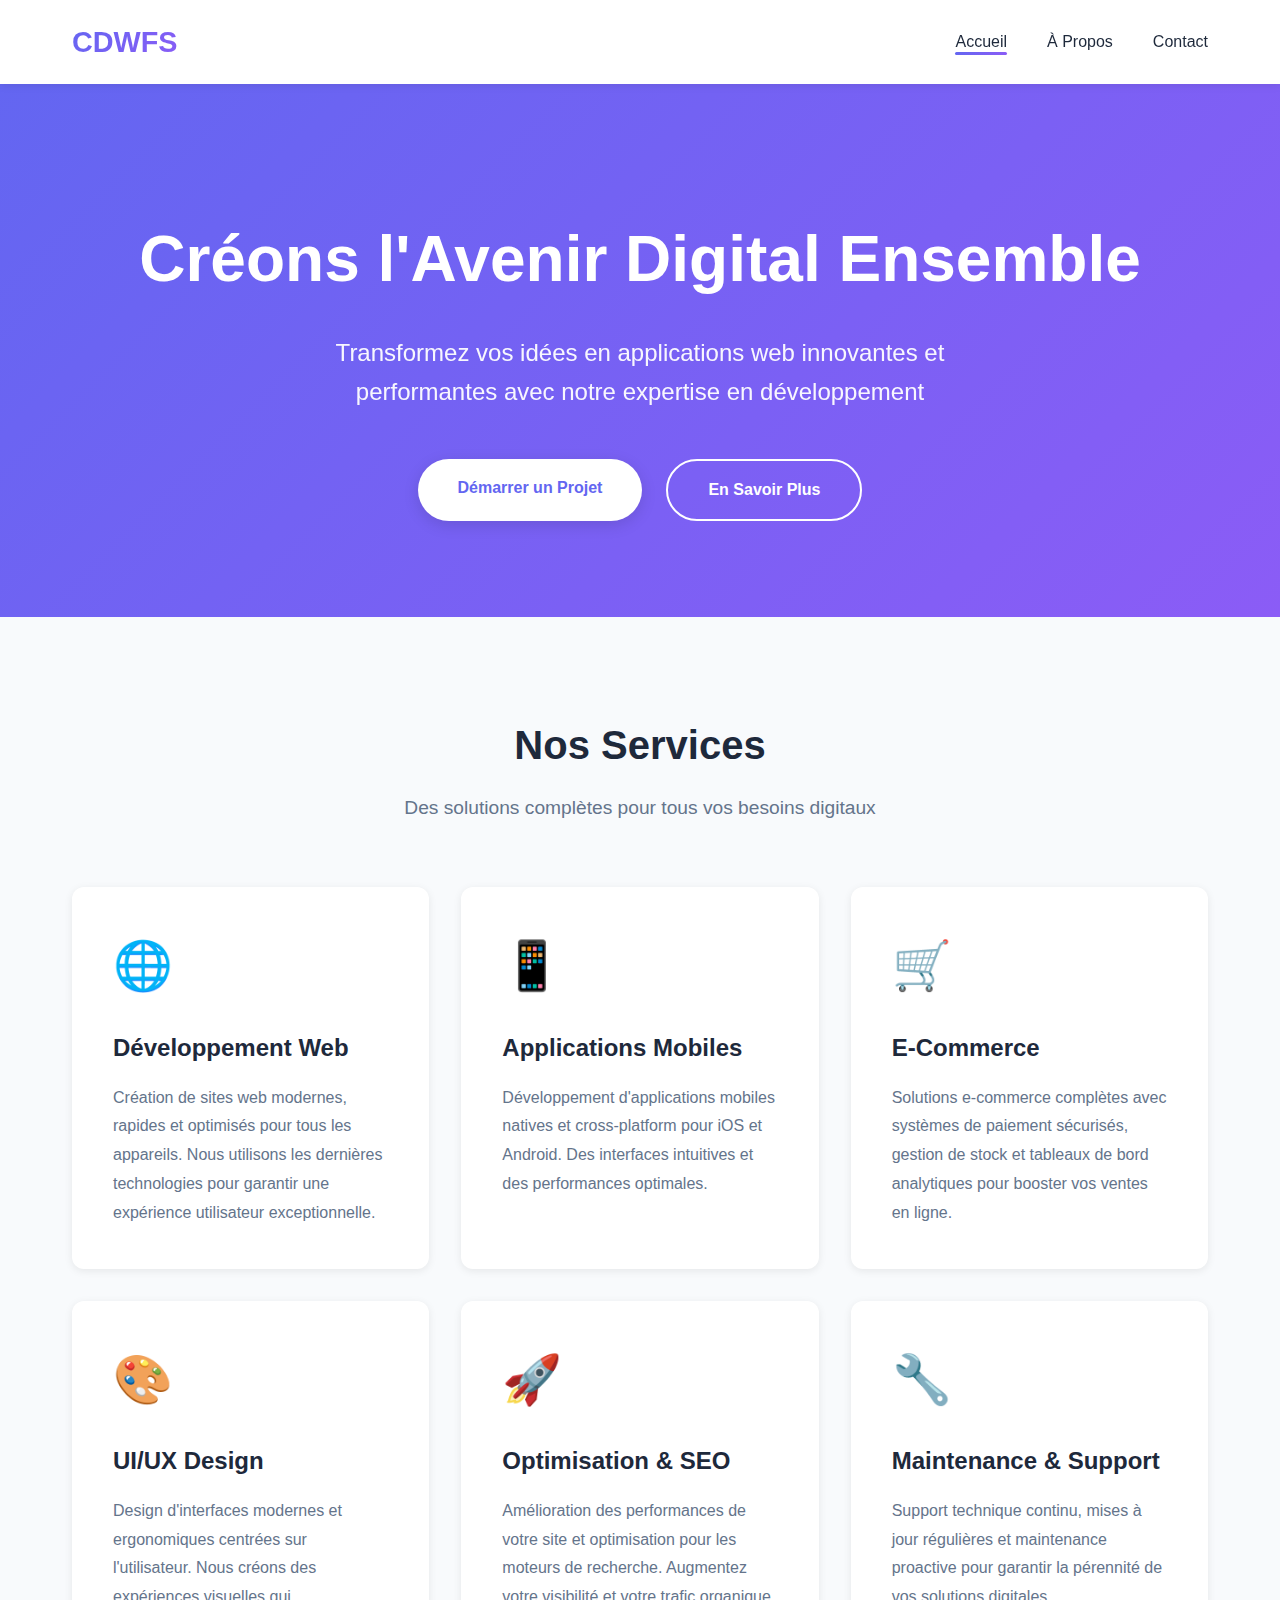
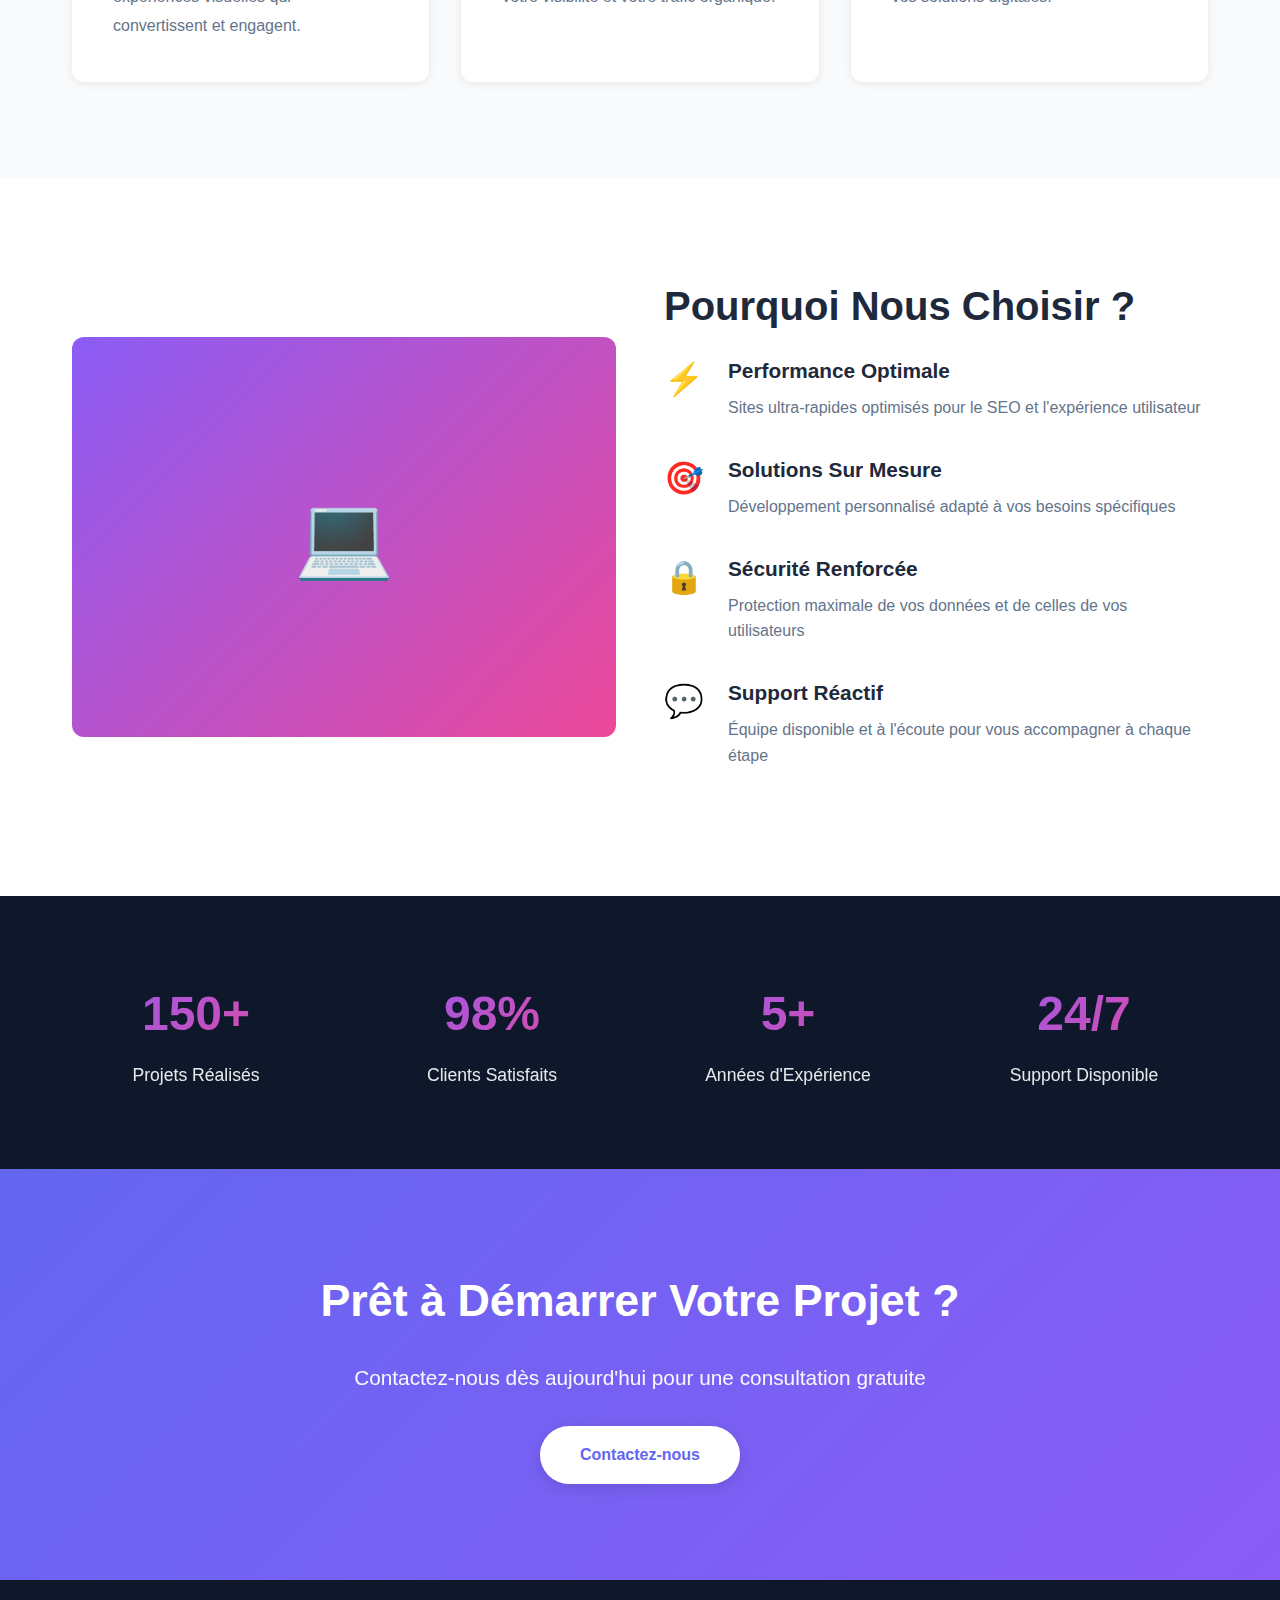
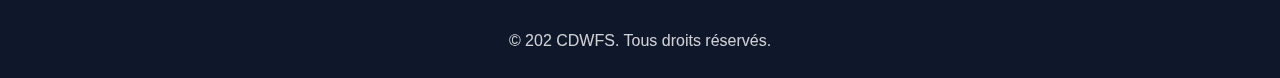
<file: index.html>
<!DOCTYPE html>
<html lang="en">
<head>
    <meta charset="UTF-8">
    <meta name="viewport" content="width=device-width, initial-scale=1.0">
    <link rel="stylesheet" href="common-style.css">
    <link rel="stylesheet" href="./style/home.css">
    <title>CDWFS App</title>
</head>
<body>
    <nav>
        <div class="container">
            <div class="logo">CDWFS</div>
            <ul>
                <li><a href="/" class="nav-link active" data-page="home">Accueil</a></li>
                <li><a href="/pages/about.html" class="nav-link" data-page="about">À Propos</a></li>
                <li><a href="/pages/contact.html" class="nav-link" data-page="contact">Contact</a></li>
            </ul>
        </div>
    </nav>
    <div id="home" class="page active">
        <div class="page-container">
            <section class="hero">
                <div class="container">
                    <h1>Créons l'Avenir Digital Ensemble</h1>
                    <p>Transformez vos idées en applications web innovantes et performantes avec notre expertise en développement</p>
                    <div class="cta-buttons">
                        <a href="#" class="btn btn-primary nav-link" data-page="contact">Démarrer un Projet</a>
                        <a href="#" class="btn btn-secondary nav-link" data-page="about">En Savoir Plus</a>
                    </div>
                </div>
            </section>

            <section class="services-section">
                <div class="container">
                    <h2 class="section-title">Nos Services</h2>
                    <p class="section-subtitle">Des solutions complètes pour tous vos besoins digitaux</p>
                    
                    <div class="services-grid">
                        <div class="service-card">
                            <div class="service-icon">🌐</div>
                            <h3>Développement Web</h3>
                            <p>Création de sites web modernes, rapides et optimisés pour tous les appareils. Nous utilisons les dernières technologies pour garantir une expérience utilisateur exceptionnelle.</p>
                        </div>
                        
                        <div class="service-card">
                            <div class="service-icon">📱</div>
                            <h3>Applications Mobiles</h3>
                            <p>Développement d'applications mobiles natives et cross-platform pour iOS et Android. Des interfaces intuitives et des performances optimales.</p>
                        </div>
                        
                        <div class="service-card">
                            <div class="service-icon">🛒</div>
                            <h3>E-Commerce</h3>
                            <p>Solutions e-commerce complètes avec systèmes de paiement sécurisés, gestion de stock et tableaux de bord analytiques pour booster vos ventes en ligne.</p>
                        </div>
                        
                        <div class="service-card">
                            <div class="service-icon">🎨</div>
                            <h3>UI/UX Design</h3>
                            <p>Design d'interfaces modernes et ergonomiques centrées sur l'utilisateur. Nous créons des expériences visuelles qui convertissent et engagent.</p>
                        </div>
                        
                        <div class="service-card">
                            <div class="service-icon">🚀</div>
                            <h3>Optimisation & SEO</h3>
                            <p>Amélioration des performances de votre site et optimisation pour les moteurs de recherche. Augmentez votre visibilité et votre trafic organique.</p>
                        </div>
                        
                        <div class="service-card">
                            <div class="service-icon">🔧</div>
                            <h3>Maintenance & Support</h3>
                            <p>Support technique continu, mises à jour régulières et maintenance proactive pour garantir la pérennité de vos solutions digitales.</p>
                        </div>
                    </div>
                </div>
            </section>

            <section class="features-section">
                <div class="container">
                    <div class="features-grid">
                        <div class="feature-image">💻</div>
                        <div>
                            <h2 class="section-title" style="text-align: left;">Pourquoi Nous Choisir ?</h2>
                            <ul class="features-list">
                                <li class="feature-item">
                                    <div class="feature-icon">⚡</div>
                                    <div>
                                        <h4>Performance Optimale</h4>
                                        <p>Sites ultra-rapides optimisés pour le SEO et l'expérience utilisateur</p>
                                    </div>
                                </li>
                                <li class="feature-item">
                                    <div class="feature-icon">🎯</div>
                                    <div>
                                        <h4>Solutions Sur Mesure</h4>
                                        <p>Développement personnalisé adapté à vos besoins spécifiques</p>
                                    </div>
                                </li>
                                <li class="feature-item">
                                    <div class="feature-icon">🔒</div>
                                    <div>
                                        <h4>Sécurité Renforcée</h4>
                                        <p>Protection maximale de vos données et de celles de vos utilisateurs</p>
                                    </div>
                                </li>
                                <li class="feature-item">
                                    <div class="feature-icon">💬</div>
                                    <div>
                                        <h4>Support Réactif</h4>
                                        <p>Équipe disponible et à l'écoute pour vous accompagner à chaque étape</p>
                                    </div>
                                </li>
                            </ul>
                        </div>
                    </div>
                </div>
            </section>

            <section class="stats-section">
                <div class="container">
                    <div class="stats-grid">
                        <div class="stat-item">
                            <h3>150+</h3>
                            <p>Projets Réalisés</p>
                        </div>
                        <div class="stat-item">
                            <h3>98%</h3>
                            <p>Clients Satisfaits</p>
                        </div>
                        <div class="stat-item">
                            <h3>5+</h3>
                            <p>Années d'Expérience</p>
                        </div>
                        <div class="stat-item">
                            <h3>24/7</h3>
                            <p>Support Disponible</p>
                        </div>
                    </div>
                </div>
            </section>

            <section class="cta-section">
                <div class="container">
                    <h2>Prêt à Démarrer Votre Projet ?</h2>
                    <p>Contactez-nous dès aujourd'hui pour une consultation gratuite</p>
                    <a href="./pages/contact.html" class="btn btn-primary nav-link" data-page="contact">Contactez-nous</a>
                </div>
            </section>
        </div>
    </div>
    <footer>
        <p>&copy; 202 CDWFS. Tous droits réservés.</p>
    </footer>
</body>
</html>
</file>
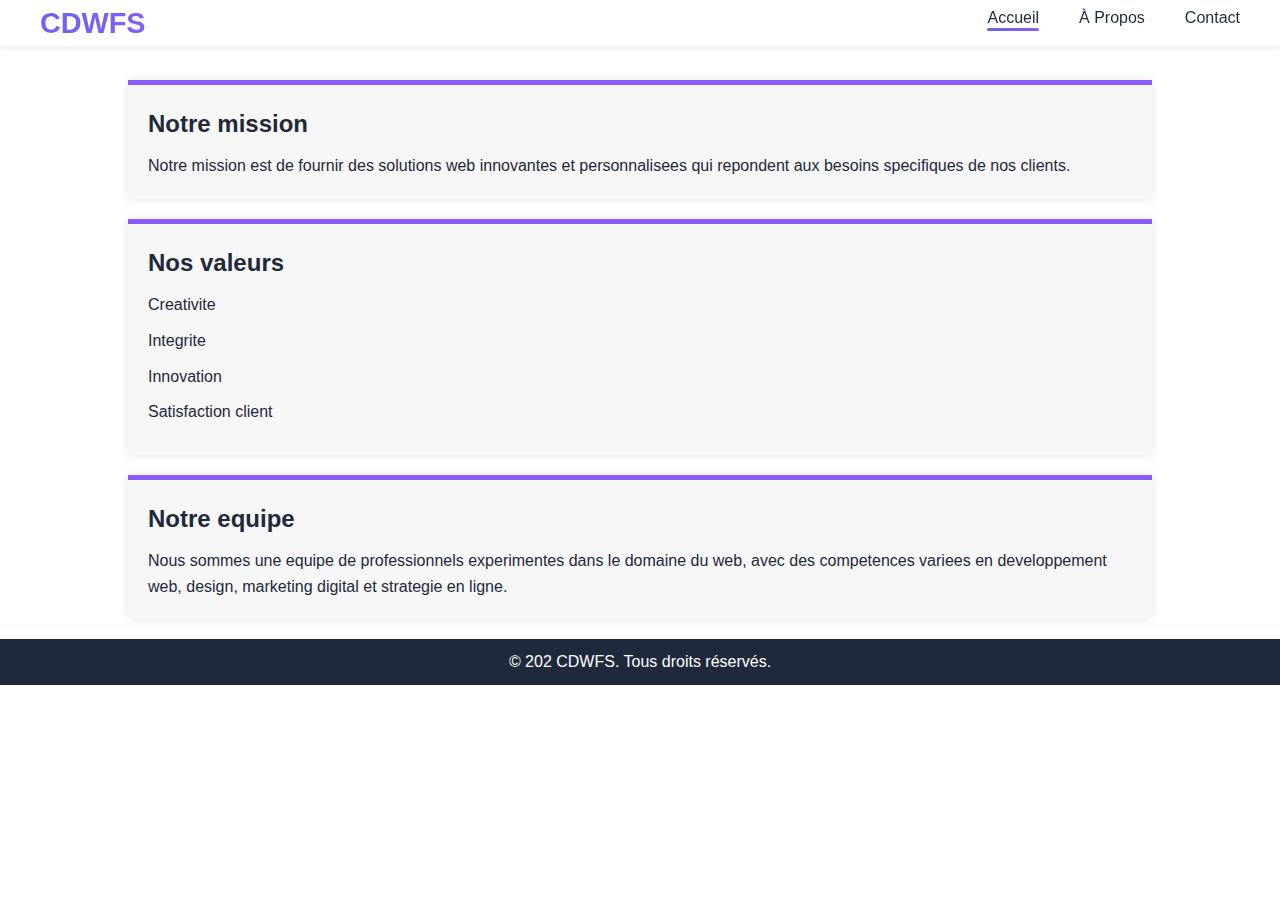
<file: pages/about.html>
<!DOCTYPE html>
<html lang="en">
  <head>
    <meta charset="UTF-8" />
    <meta name="viewport" content="width=device-width, initial-scale=1.0" />
    <!-- <link rel="stylesheet" href="../common-style.css"> -->
    <link rel="stylesheet" href="../style/about.css" />
    <title>A propos</title>
  </head>
  <body>
    
    <nav>
      <div class="container">
        <div class="logo">CDWFS</div>
        <ul>
          <li>
            <a href="/" class="nav-link active" data-page="home">Accueil</a>
          </li>
          <li>
            <a href="/pages/about.html" class="nav-link" data-page="about"
              >À Propos</a
            >
          </li>
          <li>
            <a href="/pages/contact.html" class="nav-link" data-page="contact"
              >Contact</a
            >
          </li>
        </ul>
      </div>
    </nav>

    <main>
      <section class="mission">
        <h2>Notre mission</h2>
        <p>
          Notre mission est de fournir des solutions web innovantes et
          personnalisees qui repondent aux besoins specifiques de nos clients.
        </p>
      </section>
      <section class="valeurs">
        <h2>Nos valeurs</h2>
        <ul>
          <li>Creativite</li>
          <li>Integrite</li>
          <li>Innovation</li>
          <li>Satisfaction client</li>
        </ul>
      </section>
      <section class="equipe">
        <h2>Notre equipe</h2>
        <p>
          Nous sommes une equipe de professionnels experimentes dans le domaine
          du web, avec des competences variees en developpement web, design,
          marketing digital et strategie en ligne.
        </p>

        
      </section>
    </main>

    <footer>
      <p>&copy; 202 CDWFS. Tous droits réservés.</p>
    </footer>
  </body>
</html>
</file>
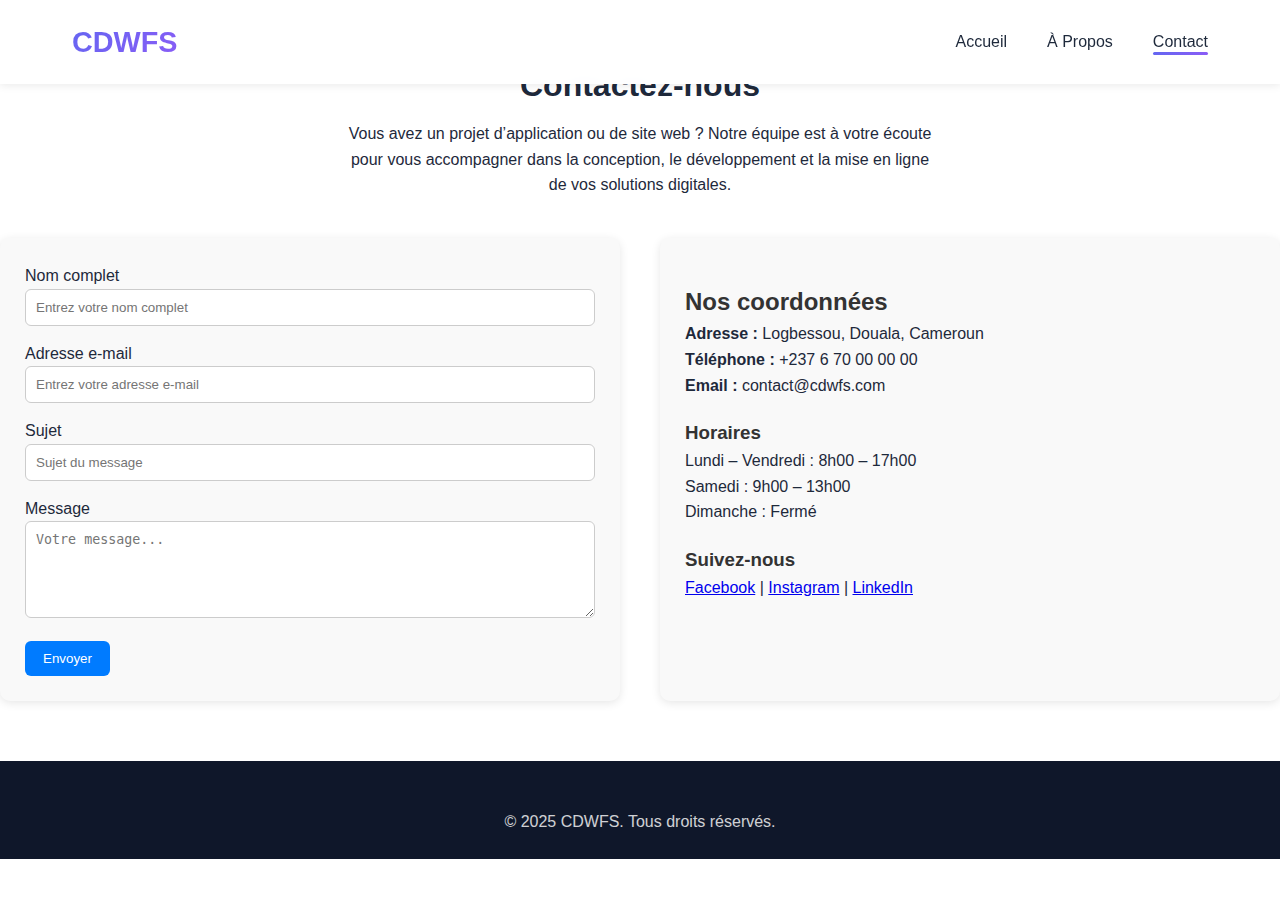
<file: pages/contact.html>
<!DOCTYPE html>
<html lang="fr">
<head>
    <meta charset="UTF-8">
    <meta name="viewport" content="width=device-width, initial-scale=1.0">
    <title>Contact | CDWFS</title>
    <link rel="stylesheet" href="../common-style.css">
    <link rel="stylesheet" href="../styles/contact.css">
</head>
<body>
    <!-- Barre de navigation -->
    <nav>
        <div class="container">
            <div class="logo">CDWFS</div>
            <ul>
                <li><a href="/" class="nav-link" data-page="home">Accueil</a></li>
                <li><a href="/pages/about.html" class="nav-link" data-page="about">À Propos</a></li>
                <li><a href="/pages/contact.html" class="nav-link active" data-page="contact">Contact</a></li>
            </ul>
        </div>
    </nav>

    <!-- Section Contact -->
    <section class="contact-section container">
        <h1>Contactez-nous</h1>
        <p class="intro">
            Vous avez un projet d’application ou de site web ? Notre équipe est à votre écoute pour vous accompagner dans la conception, 
            le développement et la mise en ligne de vos solutions digitales.
        </p>

        <div class="contact-content">
            <!-- Formulaire -->
            <form class="contact-form">
                <div class="form-group">
                    <label for="name">Nom complet</label>
                    <input type="text" id="name" name="name" placeholder="Entrez votre nom complet" required>
                </div>
                <div class="form-group">
                    <label for="email">Adresse e-mail</label>
                    <input type="email" id="email" name="email" placeholder="Entrez votre adresse e-mail" required>
                </div>
                <div class="form-group">
                    <label for="subject">Sujet</label>
                    <input type="text" id="subject" name="subject" placeholder="Sujet du message">
                </div>
                <div class="form-group">
                    <label for="message">Message</label>
                    <textarea id="message" name="message" rows="5" placeholder="Votre message..." required></textarea>
                </div>
                <button type="submit" class="btn">Envoyer</button>
            </form>

            <!-- Informations de contact -->
            <div class="contact-info">
                <h2>Nos coordonnées</h2>
                <p><strong>Adresse :</strong> Logbessou, Douala, Cameroun</p>
                <p><strong>Téléphone :</strong> +237 6 70 00 00 00</p>
                <p><strong>Email :</strong> contact@cdwfs.com</p>

                <h3>Horaires</h3>
                <p>Lundi – Vendredi : 8h00 – 17h00<br>
                Samedi : 9h00 – 13h00<br>
                Dimanche : Fermé</p>

                <h3>Suivez-nous</h3>
                <div class="social-links">
                    <a href="#">Facebook</a> |
                    <a href="#">Instagram</a> |
                    <a href="#">LinkedIn</a>
                </div>
            </div>
        </div>

        
    </section>

    <!-- Pied de page -->
    <footer>
        <p>&copy; 2025 CDWFS. Tous droits réservés.</p>
    </footer>
</body>
</html>
</file>
<file: common-style.css>
:root {
    --primary-color: #6366f1;
    --secondary-color: #8b5cf6;
    --accent-color: #ec4899;
    --dark-bg: #0f172a;
    --light-bg: #f8fafc;
    --text-dark: #1e293b;
    --text-light: #64748b;
    --white: #ffffff;
    --gradient-primary: linear-gradient(135deg, var(--primary-color) 0%, var(--secondary-color) 100%);
    --gradient-accent: linear-gradient(135deg, var(--secondary-color) 0%, var(--accent-color) 100%);
    --shadow-sm: 0 2px 8px rgba(0, 0, 0, 0.08);
    --shadow-md: 0 4px 16px rgba(0, 0, 0, 0.12);
    --shadow-lg: 0 8px 32px rgba(0, 0, 0, 0.16);
    --border-radius: 12px;
    --transition: all 0.3s ease;
}

* {
    margin: 0;
    padding: 0;
    box-sizing: border-box;
}

body {
    font-family: 'Segoe UI', Tahoma, Geneva, Verdana, sans-serif;
    line-height: 1.6;
    color: var(--text-dark);
    background: var(--white);
}

nav {
    position: fixed;
    width: 100%;
    background: rgba(255, 255, 255, 0.98);
    -webkit-backdrop-filter: blur(12px);
    backdrop-filter: blur(12px);
    box-shadow: var(--shadow-sm);
    z-index: 1000;
    padding: 1.2rem 0;
}

nav .container {
    max-width: 1200px;
    margin: 0 auto;
    display: flex;
    justify-content: space-between;
    align-items: center;
    padding: 0 2rem;
}

.logo {
    font-size: 1.8rem;
    font-weight: 700;
    background: var(--gradient-primary);
    -webkit-background-clip: text;
    -webkit-text-fill-color: transparent;
    background-clip: text;
}

nav ul {
    list-style: none;
    display: flex;
    gap: 2.5rem;
}

nav a {
    text-decoration: none;
    color: var(--text-dark);
    font-weight: 500;
    transition: var(--transition);
    position: relative;
}

nav a::after {
    content: '';
    position: absolute;
    bottom: -5px;
    left: 0;
    width: 0;
    height: 3px;
    background: var(--gradient-primary);
    transition: width 0.3s ease;
    border-radius: 2px;
}

nav a:hover::after,
nav a.active::after {
    width: 100%;
}

footer {
    background: var(--dark-bg);
    color: var(--white);
    padding: 3rem 0 1.5rem;
    text-align: center;
}

footer p {
    opacity: 0.8;
}

@media (max-width: 768px) {
    .hero h1 {
        font-size: 2.5rem;
    }

    .hero p {
        font-size: 1.2rem;
    }

    nav ul {
        gap: 1.5rem;
    }
}
</file>
<file: style/home.css>
@import url("../common-style.css");

 .page-container {
    padding-top: 80px;
    min-height: 10vh;
}

.container {
    max-width: 1200px;
    margin: 0 auto;
    padding: 0 2rem;
}

.hero {
    background: var(--gradient-primary);
    color: var(--white);
    padding: 8rem 0 6rem;
    text-align: center;
}

.hero h1 {
    font-size: 4rem;
    margin-bottom: 1.5rem;
    animation: fadeInUp 0.8s ease;
}

.hero p {
    font-size: 1.5rem;
    margin-bottom: 3rem;
    opacity: 0.95;
    max-width: 700px;
    margin-left: auto;
    margin-right: auto;
    animation: fadeInUp 0.8s ease 0.2s backwards;
}

.cta-buttons {
    display: flex;
    gap: 1.5rem;
    justify-content: center;
    flex-wrap: wrap;
    animation: fadeInUp 0.8s ease 0.4s backwards;
}

.btn {
    padding: 1rem 2.5rem;
    border-radius: 50px;
    text-decoration: none;
    font-weight: 600;
    transition: var(--transition);
    display: inline-block;
}

.btn-primary {
    background: var(--white);
    color: var(--primary-color);
    box-shadow: var(--shadow-md);
}

.btn-primary:hover {
    transform: translateY(-3px);
    box-shadow: var(--shadow-lg);
}

.btn-secondary {
    background: transparent;
    color: var(--white);
    border: 2px solid var(--white);
}

.btn-secondary:hover {
    background: var(--white);
    color: var(--primary-color);
}


.services-section {
    padding: 6rem 0;
    background: var(--light-bg);
}

.section-title {
    text-align: center;
    font-size: 2.5rem;
    margin-bottom: 1rem;
    color: var(--text-dark);
}

.section-subtitle {
    text-align: center;
    font-size: 1.2rem;
    color: var(--text-light);
    margin-bottom: 4rem;
    max-width: 600px;
    margin-left: auto;
    margin-right: auto;
}

.services-grid {
    display: grid;
    grid-template-columns: repeat(auto-fit, minmax(300px, 1fr));
    gap: 2rem;
}

.service-card {
    background: var(--white);
    padding: 2.5rem;
    border-radius: var(--border-radius);
    box-shadow: var(--shadow-sm);
    transition: var(--transition);
    border: 1px solid transparent;
}

.service-card:hover {
    transform: translateY(-8px);
    box-shadow: var(--shadow-lg);
    border-color: var(--primary-color);
}

.service-icon {
    font-size: 3rem;
    margin-bottom: 1.5rem;
}

.service-card h3 {
    font-size: 1.5rem;
    margin-bottom: 1rem;
    color: var(--text-dark);
}

.service-card p {
    color: var(--text-light);
    line-height: 1.8;
}

.features-section {
    padding: 6rem 0;
}

.features-grid {
    display: grid;
    grid-template-columns: repeat(2, 1fr);
    gap: 3rem;
    align-items: center;
}

.feature-image {
    background: var(--gradient-accent);
    height: 400px;
    border-radius: var(--border-radius);
    display: flex;
    align-items: center;
    justify-content: center;
    font-size: 5rem;
    color: var(--white);
}

.features-list {
    list-style: none;
}

.feature-item {
    display: flex;
    gap: 1.5rem;
    margin-bottom: 2rem;
    align-items: flex-start;
}

.feature-icon {
    font-size: 2rem;
    flex-shrink: 0;
}

.feature-item h4 {
    font-size: 1.3rem;
    margin-bottom: 0.5rem;
    color: var(--text-dark);
}

.feature-item p {
    color: var(--text-light);
}

.stats-section {
    padding: 5rem 0;
    background: var(--dark-bg);
    color: var(--white);
}

.stats-grid {
    display: grid;
    grid-template-columns: repeat(auto-fit, minmax(200px, 1fr));
    gap: 3rem;
    text-align: center;
}

.stat-item h3 {
    font-size: 3rem;
    margin-bottom: 0.5rem;
    background: var(--gradient-accent);
    -webkit-background-clip: text;
    -webkit-text-fill-color: transparent;
    background-clip: text;
}

.stat-item p {
    font-size: 1.1rem;
    opacity: 0.9;
}

.cta-section {
    padding: 6rem 0;
    background: var(--gradient-primary);
    color: var(--white);
    text-align: center;
}

.cta-section h2 {
    font-size: 2.8rem;
    margin-bottom: 1.5rem;
}

.cta-section p {
    font-size: 1.3rem;
    margin-bottom: 2rem;
    opacity: 0.95;
}
</file>
<file: style/about.css>
/* @import url(../common-style.css); */

:root {
    --primary-color: #6366f1;
    --secondary-color: #8b5cf6;
    --accent-color: #ec4899;
    --dark-bg: #0f172a;
    --light-bg: #f8fafc;
    --text-dark: #1e293b;
    --text-light: #64748b;
    --white: #ffffff;
    --gradient-primary: linear-gradient(135deg, var(--primary-color) 0%, var(--secondary-color) 100%);
    --gradient-accent: linear-gradient(135deg, var(--secondary-color) 0%, var(--accent-color) 100%);
    --shadow-sm: 0 2px 8px rgba(0, 0, 0, 0.08);
    --shadow-md: 0 4px 16px rgba(0, 0, 0, 0.12);
    --shadow-lg: 0 8px 32px rgba(0, 0, 0, 0.16);
    --border-radius: 12px;
    --transition: all 0.3s ease;
}

* {
    margin: 0;
    padding: 0;
    box-sizing: border-box;
}

body {
    font-family: 'Segoe UI', Tahoma, Geneva, Verdana, sans-serif;
    line-height: 1.6;
    color: var(--text-dark);
    background: var(--white);
}

nav {
    position: fixed;
    width: 100%;
    background: rgba(255, 255, 255, 0.98);
    -webkit-backdrop-filter: blur(12px);
    backdrop-filter: blur(12px);
    box-shadow: var(--shadow-sm);
    z-index: 1000;
    /* padding-bottom: 20px; */
    /* margin-bottom: 80px; */
}

nav .container {
    max-width: 1200px;
    margin: 0 auto;
    display: flex;
    justify-content: space-between;
    align-items: center;
    /* padding-top : 20px ; */
}

.logo {
    font-size: 1.8rem;
    font-weight: 700;
    background: var(--gradient-primary);
    -webkit-background-clip: text;
    -webkit-text-fill-color: transparent;
    background-clip: text;
}

nav ul {
    list-style: none;
    display: flex;
    gap: 2.5rem;
}

nav a {
    text-decoration: none;
    color: var(--text-dark);
    font-weight: 500;
    transition: var(--transition);
    position: relative;
}

nav a::after {
    content: '';
    position: absolute;
    bottom: -5px;
    left: 0;
    width: 0;
    height: 3px;
    background: var(--gradient-primary);
    transition: width 0.3s ease;
    border-radius: 2px;
}

nav a:hover::after,
nav a.active::after {
    width: 100%;
}


main {
    display: flex;
    flex-direction: column;
    align-items: center;
    padding-top: 80px;
  
}

section {
    background-color: #f7f7f7;
    padding: 20px;
    margin-bottom: 20px;
    box-shadow: 0 0 10px rgba(0, 0, 0, 0.1);
    width: 80%;
}

.mission {
    border-top: 5px solid var(--secondary-color);
}

.valeurs {
    border-top: 5px solid var(--secondary-color);
}

.equipe {
    border-top: 5px solid var(--secondary-color);
}
.equipe .contact{
    display: flex;
    gap: 20px;
    align-items: center ;
}
.equipe .contact a{
    text-decoration: none;
}

h2 {
    font-size: 24px;
    margin-bottom: 10px;
}

ul {
    list-style: none;
    padding: 0;
    margin: 0;
}

li {
    margin-bottom: 10px;
}
footer {
    background-color:var(--text-dark);
    color: #fff;
    padding: 10px;
    text-align: center;
    clear: both;
}
</file>
<file: styles/contact.css>
.contact-section {
    padding: 60px 0;
}

.contact-section h1 {
    text-align: center;
    margin-bottom: 10px;
}

.contact-section .intro {
    text-align: center;
    max-width: 600px;
    margin: 0 auto 40px;
}

.contact-content {
    display: flex;
    gap: 40px;
    flex-wrap: wrap;
    justify-content: center;
}

.contact-form, .contact-info {
    flex: 1 1 350px;
    background: #f9f9f9;
    padding: 25px;
    border-radius: 10px;
    box-shadow: 0 2px 10px rgba(0,0,0,0.1);
}

.contact-form .form-group {
    margin-bottom: 15px;
}

.contact-form input,
.contact-form textarea {
    width: 100%;
    padding: 10px;
    border-radius: 6px;
    border: 1px solid #ccc;
    outline: none;
}

.contact-form .btn {
    background-color: #007bff;
    color: white;
    border: none;
    padding: 10px 18px;
    border-radius: 6px;
    cursor: pointer;
}

.contact-form .btn:hover {
    background-color: #0056b3;
}

.contact-info h2, .contact-info h3 {
    margin-top: 20px;
    color: #333;
}

.map-container {
    margin-top: 50px;
    border-radius: 10px;
    overflow: hidden;
}
</file>
